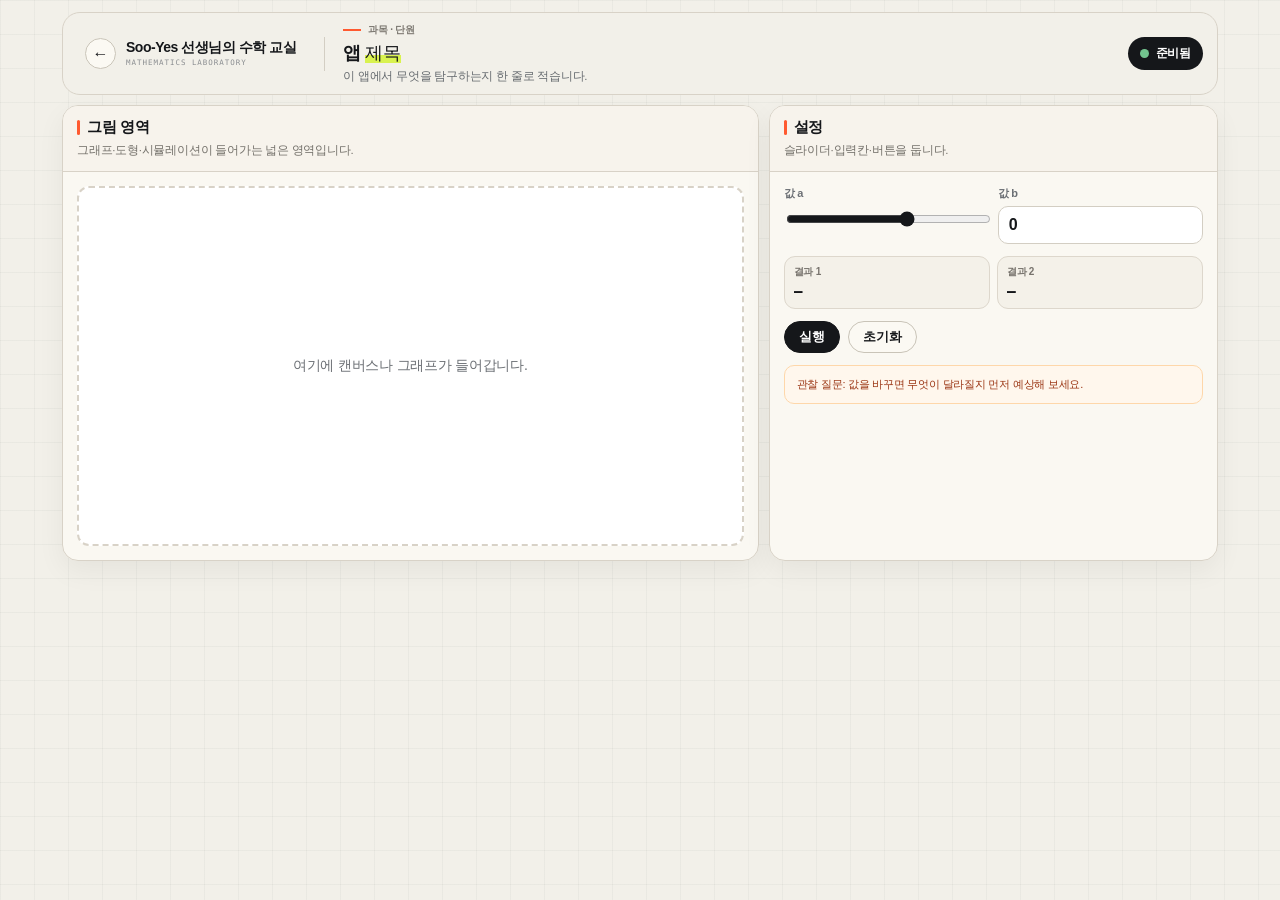
<file: app-template/index.html>
<!DOCTYPE html>
<html lang="ko">
<head>
<meta charset="UTF-8">
<meta name="viewport" content="width=device-width, initial-scale=1">
<title>앱 제목</title>
<!--
  ============================================================
  새 앱 기본 틀
  1) 이 폴더(app-template)를 복사해 영어 폴더 이름으로 바꿉니다. 예) probability
  2) 아래 "앱 제목", 상단 문구, "도구 전용" 영역만 바꿉니다.
  3) site-config.js의 TOOLS에 등록하면 홈페이지에 카드가 생깁니다.
  ※ Claude에게 맡길 때는 '연수가이드/02_프롬프트모음.md'의 [프롬프트 B]를 쓰세요.
  ============================================================
-->
<style>
  /* ===== 내 수학 실험실 공통 테마 =====
     이 :root 블록과 아래 "공통 셸" 영역은 모든 도구가 동일하게 유지합니다.
     도구별 CSS는 파일 아래쪽 "도구 전용" 영역에만 추가하세요. */
  :root{
    --bg:#f2f0e9;
    --panel:#fbf9f3;
    --panel-2:#f4f1e9;
    --line:#d8d2c7;
    --border-soft:#eee9df;
    --text:#15171a;
    --muted:#6b6f74;
    --faint:#9a958a;
    --accent:#ff5a30;
    --accent-weak:rgba(255,90,48,.14);
    --lime:#d9f24f;
    --shadow:0 10px 28px rgba(21,23,26,.055);
    --radius:16px;
  }
  *{box-sizing:border-box}
  html,body{margin:0}
  body{
    background:
      linear-gradient(rgba(21,23,26,.035) 1px, transparent 1px),
      linear-gradient(90deg, rgba(21,23,26,.035) 1px, transparent 1px),
      var(--bg);
    background-size:34px 34px;
    color:var(--text);
    font-family:Pretendard,"Apple SD Gothic Neo","Noto Sans KR",-apple-system,BlinkMacSystemFont,sans-serif;
    letter-spacing:-.015em;
    min-height:100vh;
    -webkit-font-smoothing:antialiased;
  }
  button,input,select{font:inherit;color:inherit}
  .num{font-family:ui-monospace,SFMono-Regular,Consolas,monospace;font-variant-numeric:tabular-nums;letter-spacing:-.01em}

  .app{width:100%;max-width:1180px;margin:0 auto;padding:12px;display:flex;flex-direction:column;gap:10px}

  /* ---- 공통 셸: 상단바 ---- */
  .topbar{
    min-height:72px;
    display:flex;
    gap:14px;
    justify-content:space-between;
    align-items:center;
    padding:10px 14px;
    background:rgba(242,240,233,.90);
    border:1px solid var(--line);
    border-radius:18px;
    backdrop-filter:blur(14px);
  }
  .brand-area{display:flex;align-items:center;gap:18px;min-width:0}
  .home-link{
    display:flex;align-items:center;gap:10px;flex:none;
    color:var(--text);text-decoration:none;
    padding:7px 10px 7px 8px;border-radius:12px;
    transition:background .18s ease;
  }
  .home-link:hover{background:#e7e3d9}
  .home-arrow{
    width:31px;height:31px;border:1px solid #c9c4b8;border-radius:50%;
    display:grid;place-items:center;font-size:16px;line-height:1;background:#fbf9f3;
  }
  .brand-copy{display:block;line-height:1.15}
  .brand-copy strong{display:block;font-size:14px;font-weight:800;letter-spacing:-.035em}
  .brand-copy small{
    display:block;margin-top:4px;color:#8a8d90;
    font-family:ui-monospace,SFMono-Regular,Consolas,monospace;
    font-size:7.5px;letter-spacing:.13em;white-space:nowrap;
  }
  .top-divider{width:1px;height:34px;background:#d3cec3;flex:none}
  .title-row{display:block;min-width:0}
  .eyebrow{
    display:flex;align-items:center;gap:7px;margin-bottom:4px;
    color:#7b7770;font-size:10px;font-weight:750;white-space:nowrap;
  }
  .eyebrow span{display:block;width:18px;height:2px;background:var(--accent)}
  h1{
    font-size:clamp(18px,1.25vw,24px);
    margin:0;
    font-weight:800;letter-spacing:-.04em;white-space:nowrap;
  }
  h1 em{
    font-style:normal;font-weight:500;
    background:linear-gradient(transparent 60%,var(--lime) 0);
    padding:0 .04em;
  }
  .subtitle{margin:4px 0 0;color:#666b6f;font-size:11.5px}
  .badge{
    display:inline-flex;align-items:center;gap:7px;flex:none;
    background:#15171a;color:#fff;border:0;
    border-radius:999px;padding:8px 12px;font-weight:700;font-size:12px;white-space:nowrap;
  }
  .dot{width:9px;height:9px;border-radius:50%;background:#73c48f}

  /* ---- 공통 셸: 패널 ----
     기본은 "넓은 그림 영역 + 좁은 설정 영역" 2단입니다.
     패널 수가 다르면 grid-template-columns만 바꾸고, 좁은 화면에서 1단으로
     떨어지는 @media (max-width:900px) 규칙은 남겨 두세요. */
  .workspace{display:grid;grid-template-columns:minmax(0,1.55fr) minmax(300px,1fr);gap:10px}
  .panel{
    min-width:0;
    display:flex;flex-direction:column;
    background:rgba(251,249,243,.96);
    border:1px solid var(--line);
    border-radius:var(--radius);
    box-shadow:var(--shadow);
    overflow:hidden;
  }
  .panel-head{
    flex:0 0 auto;
    padding:12px 14px;
    border-bottom:1px solid var(--line);
    background:rgba(247,244,236,.92);
  }
  .panel-title{
    font-size:15px;font-weight:800;letter-spacing:-.025em;
    position:relative;padding-left:10px;
  }
  .panel-title::before{
    content:"";position:absolute;left:0;top:.15em;bottom:.15em;
    width:3px;border-radius:3px;background:var(--accent);
  }
  .panel-desc{color:#74716b;font-size:11.5px;margin-top:5px;line-height:1.45}
  .panel-body{flex:1;min-height:0;padding:14px}

  /* ---- 공통 셸: 버튼 ---- */
  .btn{
    border:1px solid #c9c4b8;background:#fbf9f3;color:#15171a;
    border-radius:999px;font-weight:700;font-size:12.5px;
    padding:9px 14px;cursor:pointer;line-height:1;
    transition:background .15s ease,border-color .15s ease,transform .15s ease;
  }
  .btn:hover:not(:disabled){transform:translateY(-1px);border-color:#15171a;background:#f2efe6}
  .btn:disabled{opacity:.4;cursor:not-allowed;transform:none}
  .btn.primary{background:#15171a;color:#fff;border-color:#15171a}
  .btn.primary:hover:not(:disabled){background:#2b2e31}
  .btn.danger{color:#a73b2c}
  .btn.icon-btn{width:38px;height:38px;padding:0;border-radius:10px;font-size:18px;display:grid;place-items:center}

  /* ---- 공통 셸: 그림 영역 (캔버스·SVG) ---- */
  .chart-wrap{background:#fff;border:1px solid #e3ded4;border-radius:12px;overflow:hidden;position:relative}
  .chart-wrap canvas,.chart-wrap svg{display:block;width:100%;height:100%}

  /* ---- 공통 셸: 입력·지표·안내 (쓰지 않는 것은 지우세요) ---- */
  .controls{display:grid;grid-template-columns:repeat(2,minmax(0,1fr));gap:9px}
  .control{display:flex;flex-direction:column;gap:5px}
  .control label{font-size:11px;color:var(--muted);font-weight:800}
  .control input{
    width:100%;padding:9px 10px;font-weight:700;
    border:1px solid #d3cec3;background:#fff;color:var(--text);border-radius:10px;
  }
  .control input:focus{outline:3px solid rgba(217,242,79,.42);border-color:#9aa64b}
  .control input[type="range"]{
    padding:0;height:22px;border:0;border-radius:0;background:transparent;
    accent-color:#15171a;cursor:pointer;
  }
  .checkbox-control{
    justify-content:center;min-height:58px;padding:8px 10px;
    border:1px solid var(--line);background:var(--panel-2);border-radius:12px;
  }
  .checkbox-control label{display:flex;align-items:center;gap:8px;color:var(--text);cursor:pointer;font-size:11px}
  .checkbox-control input{width:17px;height:17px;padding:0;accent-color:#15171a;cursor:pointer}

  .metrics{display:grid;grid-template-columns:repeat(2,minmax(0,1fr));gap:7px}
  .metric{background:var(--panel-2);border:1px solid #ddd7cc;border-radius:11px;padding:8px 9px;min-width:0}
  .metric .label{color:#77736d;font-size:10px;font-weight:800;margin-bottom:3px}
  .metric .value{
    font-size:15px;font-weight:850;color:var(--text);
    font-variant-numeric:tabular-nums;
    overflow:hidden;text-overflow:ellipsis;white-space:nowrap;
  }

  .formula{
    background:#15171a;color:#f6f2e9;border:1px solid #15171a;border-radius:12px;
    padding:9px 10px;line-height:1.55;font-size:12px;
    font-family:ui-monospace,SFMono-Regular,Consolas,monospace;overflow:auto;
  }
  .note{
    padding:10px 12px;border-radius:10px;
    background:#fff7ed;border:1px solid #fed7aa;color:#9a3412;
    font-size:11px;line-height:1.5;
  }
  .note b{color:#7c2d12;font-weight:800}
  .status{min-height:19px;font-size:11px;line-height:1.4;font-weight:750;color:var(--muted)}
  .status.ok{color:#32724f}
  .status.error{color:#b44634}

  .legend{display:flex;flex-wrap:wrap;gap:6px 12px;align-items:center}
  .legend-item{display:flex;align-items:center;gap:6px;font-size:11px;color:var(--muted)}
  .legend-item i{width:11px;height:11px;border-radius:3px;flex:none}

  /* ---- 공통 셸: 반응형 (이 3개 블록은 그대로 유지) ----
     주의: .topbar에 align-items:stretch를 쓰면 알약 모양 .badge가
     줄바꿈된 제목 높이만큼 세로로 늘어나 거대한 원처럼 깨집니다. */
  @media (max-width:1080px){
    .brand-copy small{display:none}
    .brand-copy strong{font-size:13px}
    .top-divider{height:28px}
  }
  @media (max-width:900px){
    .workspace{grid-template-columns:1fr}
  }
  @media (max-width:820px){
    .topbar{align-items:flex-start}
    .brand-area{align-items:flex-start}
    .home-link{padding-left:2px}
    .top-divider{display:none}
    .brand-copy{display:none}
    .title-row{display:block}
    h1{white-space:normal}
    .eyebrow{white-space:normal}
    .badge{display:none}
  }
  @media (max-width:520px){
    .app{padding:7px}
    .topbar{border-radius:14px;padding:9px 10px}
    .home-arrow{width:34px;height:34px}
    h1{font-size:20px;line-height:1.25}
    .subtitle{font-size:11px;white-space:normal}
    .panel{border-radius:14px}
    .panel-head{padding:12px}
    .btn{min-height:40px}
    .controls{grid-template-columns:1fr}
  }


  /* ===== 도구 전용 CSS는 여기부터 ===== */
  .placeholder-box{
    min-height:360px;display:grid;place-items:center;text-align:center;
    color:var(--muted);font-size:14px;line-height:1.8;
    border:2px dashed var(--line);border-radius:12px;background:#fff;
  }
</style>
</head>
<body>
<div class="app">
  <div class="topbar">
    <div class="brand-area">
      <!-- 홈으로 돌아가는 링크: ../#tools 를 바꾸지 마세요 -->
      <a class="home-link" href="../#tools" aria-label="메인으로">
        <span class="home-arrow">←</span>
        <span class="brand-copy">
          <strong data-site="name">내 수학 실험실</strong>
          <small data-site="englishName">MATHEMATICS LABORATORY</small>
        </span>
      </a>
      <span class="top-divider" aria-hidden="true"></span>
      <div class="title-row">
        <div class="eyebrow"><span></span>과목 · 단원</div>
        <h1>앱 <em>제목</em></h1>
        <p class="subtitle">이 앱에서 무엇을 탐구하는지 한 줄로 적습니다.</p>
      </div>
    </div>
    <div class="badge"><span class="dot"></span><span id="stateBadge">준비됨</span></div>
  </div>

  <div class="workspace">
    <section class="panel">
      <div class="panel-head">
        <div class="panel-title">그림 영역</div>
        <div class="panel-desc">그래프·도형·시뮬레이션이 들어가는 넓은 영역입니다.</div>
      </div>
      <div class="panel-body">
        <div class="placeholder-box">여기에 캔버스나 그래프가 들어갑니다.</div>
      </div>
    </section>

    <section class="panel">
      <div class="panel-head">
        <div class="panel-title">설정</div>
        <div class="panel-desc">슬라이더·입력칸·버튼을 둡니다.</div>
      </div>
      <div class="panel-body" style="display:flex;flex-direction:column;gap:12px">
        <div class="controls">
          <div class="control">
            <label for="valueA">값 a</label>
            <input id="valueA" type="range" min="-5" max="5" step="0.5" value="1">
          </div>
          <div class="control">
            <label for="valueB">값 b</label>
            <input id="valueB" type="number" value="0">
          </div>
        </div>
        <div class="metrics">
          <div class="metric"><div class="label">결과 1</div><div class="value num">—</div></div>
          <div class="metric"><div class="label">결과 2</div><div class="value num">—</div></div>
        </div>
        <div style="display:flex;gap:8px;flex-wrap:wrap">
          <button class="btn primary" type="button">실행</button>
          <button class="btn" type="button">초기화</button>
        </div>
        <div class="note">관찰 질문: 값을 바꾸면 무엇이 달라질지 먼저 예상해 보세요.</div>
      </div>
    </section>
  </div>
</div>

<!-- 홈페이지 이름을 site-config.js에서 가져와 상단에 표시합니다 -->
<script src="../site-config.js"></script>
<script>
  if (typeof SITE !== "undefined") {
    document.querySelectorAll("[data-site]").forEach(el => {
      if (SITE[el.dataset.site]) el.textContent = SITE[el.dataset.site];
    });
  }
</script>
<script>
  // ===== 도구 전용 JavaScript는 여기부터 =====
</script>
</body>
</html>
</file>
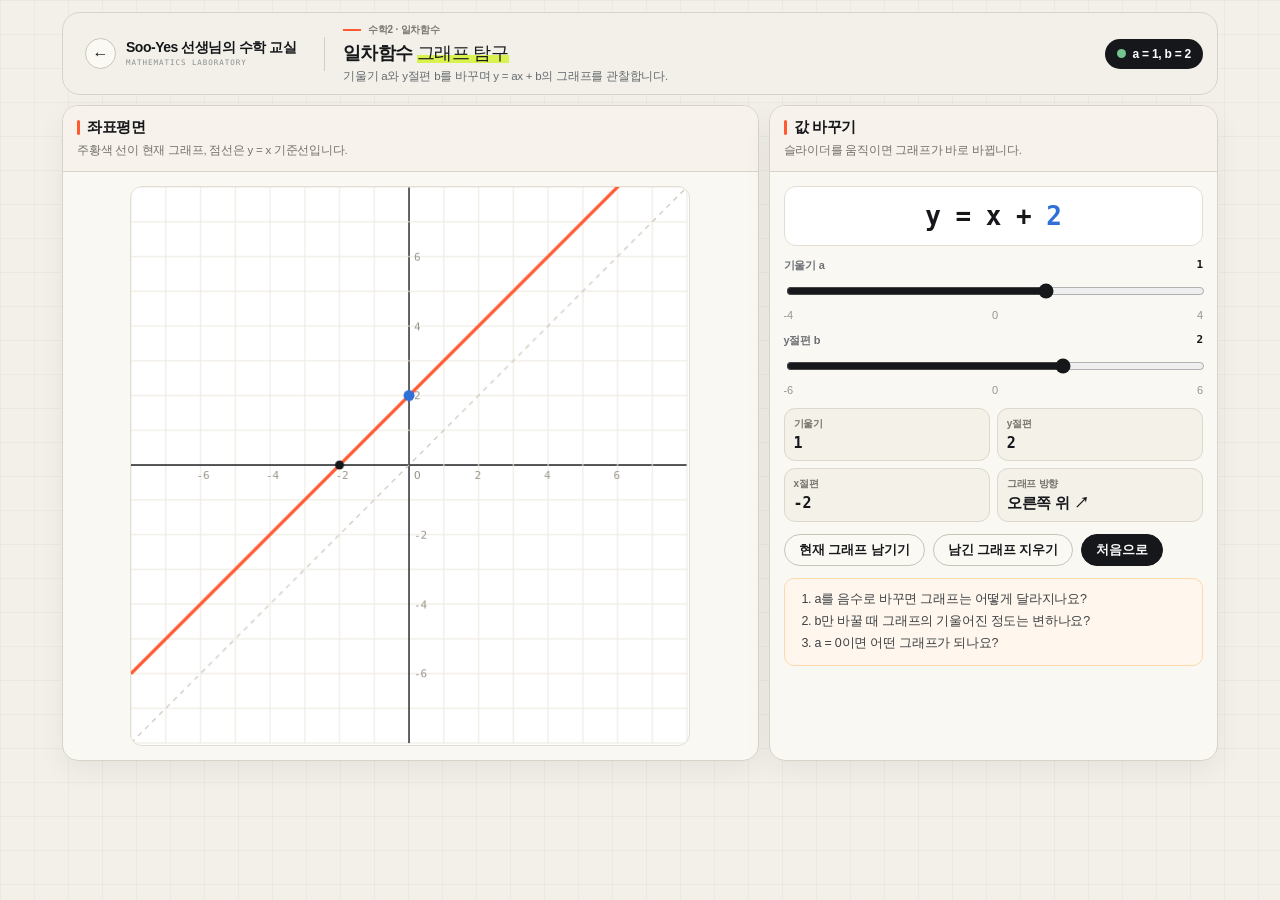
<file: linear-function/index.html>
<!DOCTYPE html>
<html lang="ko">
<head>
<meta charset="UTF-8">
<meta name="viewport" content="width=device-width, initial-scale=1">
<title>일차함수 그래프 탐구</title>
<style>
  /* ===== 내 수학 실험실 공통 테마 =====
     이 :root 블록과 아래 "공통 셸" 영역은 모든 도구가 동일하게 유지합니다.
     도구별 CSS는 파일 아래쪽 "도구 전용" 영역에만 추가하세요. */
  :root{
    --bg:#f2f0e9;
    --panel:#fbf9f3;
    --panel-2:#f4f1e9;
    --line:#d8d2c7;
    --border-soft:#eee9df;
    --text:#15171a;
    --muted:#6b6f74;
    --faint:#9a958a;
    --accent:#ff5a30;
    --accent-weak:rgba(255,90,48,.14);
    --lime:#d9f24f;
    --shadow:0 10px 28px rgba(21,23,26,.055);
    --radius:16px;
  }
  *{box-sizing:border-box}
  html,body{margin:0}
  body{
    background:
      linear-gradient(rgba(21,23,26,.035) 1px, transparent 1px),
      linear-gradient(90deg, rgba(21,23,26,.035) 1px, transparent 1px),
      var(--bg);
    background-size:34px 34px;
    color:var(--text);
    font-family:Pretendard,"Apple SD Gothic Neo","Noto Sans KR",-apple-system,BlinkMacSystemFont,sans-serif;
    letter-spacing:-.015em;
    min-height:100vh;
    -webkit-font-smoothing:antialiased;
  }
  button,input,select{font:inherit;color:inherit}
  .num{font-family:ui-monospace,SFMono-Regular,Consolas,monospace;font-variant-numeric:tabular-nums;letter-spacing:-.01em}

  .app{width:100%;max-width:1180px;margin:0 auto;padding:12px;display:flex;flex-direction:column;gap:10px}

  /* ---- 공통 셸: 상단바 ---- */
  .topbar{
    min-height:72px;
    display:flex;
    gap:14px;
    justify-content:space-between;
    align-items:center;
    padding:10px 14px;
    background:rgba(242,240,233,.90);
    border:1px solid var(--line);
    border-radius:18px;
    backdrop-filter:blur(14px);
  }
  .brand-area{display:flex;align-items:center;gap:18px;min-width:0}
  .home-link{
    display:flex;align-items:center;gap:10px;flex:none;
    color:var(--text);text-decoration:none;
    padding:7px 10px 7px 8px;border-radius:12px;
    transition:background .18s ease;
  }
  .home-link:hover{background:#e7e3d9}
  .home-arrow{
    width:31px;height:31px;border:1px solid #c9c4b8;border-radius:50%;
    display:grid;place-items:center;font-size:16px;line-height:1;background:#fbf9f3;
  }
  .brand-copy{display:block;line-height:1.15}
  .brand-copy strong{display:block;font-size:14px;font-weight:800;letter-spacing:-.035em}
  .brand-copy small{
    display:block;margin-top:4px;color:#8a8d90;
    font-family:ui-monospace,SFMono-Regular,Consolas,monospace;
    font-size:7.5px;letter-spacing:.13em;white-space:nowrap;
  }
  .top-divider{width:1px;height:34px;background:#d3cec3;flex:none}
  .title-row{display:block;min-width:0}
  .eyebrow{
    display:flex;align-items:center;gap:7px;margin-bottom:4px;
    color:#7b7770;font-size:10px;font-weight:750;white-space:nowrap;
  }
  .eyebrow span{display:block;width:18px;height:2px;background:var(--accent)}
  h1{
    font-size:clamp(18px,1.25vw,24px);
    margin:0;
    font-weight:800;letter-spacing:-.04em;white-space:nowrap;
  }
  h1 em{
    font-style:normal;font-weight:500;
    background:linear-gradient(transparent 60%,var(--lime) 0);
    padding:0 .04em;
  }
  .subtitle{margin:4px 0 0;color:#666b6f;font-size:11.5px}
  .badge{
    display:inline-flex;align-items:center;gap:7px;flex:none;
    background:#15171a;color:#fff;border:0;
    border-radius:999px;padding:8px 12px;font-weight:700;font-size:12px;white-space:nowrap;
  }
  .dot{width:9px;height:9px;border-radius:50%;background:#73c48f}

  /* ---- 공통 셸: 패널 ----
     기본은 "넓은 그림 영역 + 좁은 설정 영역" 2단입니다.
     패널 수가 다르면 grid-template-columns만 바꾸고, 좁은 화면에서 1단으로
     떨어지는 @media (max-width:900px) 규칙은 남겨 두세요. */
  .workspace{display:grid;grid-template-columns:minmax(0,1.55fr) minmax(300px,1fr);gap:10px}
  .panel{
    min-width:0;
    display:flex;flex-direction:column;
    background:rgba(251,249,243,.96);
    border:1px solid var(--line);
    border-radius:var(--radius);
    box-shadow:var(--shadow);
    overflow:hidden;
  }
  .panel-head{
    flex:0 0 auto;
    padding:12px 14px;
    border-bottom:1px solid var(--line);
    background:rgba(247,244,236,.92);
  }
  .panel-title{
    font-size:15px;font-weight:800;letter-spacing:-.025em;
    position:relative;padding-left:10px;
  }
  .panel-title::before{
    content:"";position:absolute;left:0;top:.15em;bottom:.15em;
    width:3px;border-radius:3px;background:var(--accent);
  }
  .panel-desc{color:#74716b;font-size:11.5px;margin-top:5px;line-height:1.45}
  .panel-body{flex:1;min-height:0;padding:14px}

  /* ---- 공통 셸: 버튼 ---- */
  .btn{
    border:1px solid #c9c4b8;background:#fbf9f3;color:#15171a;
    border-radius:999px;font-weight:700;font-size:12.5px;
    padding:9px 14px;cursor:pointer;line-height:1;
    transition:background .15s ease,border-color .15s ease,transform .15s ease;
  }
  .btn:hover:not(:disabled){transform:translateY(-1px);border-color:#15171a;background:#f2efe6}
  .btn:disabled{opacity:.4;cursor:not-allowed;transform:none}
  .btn.primary{background:#15171a;color:#fff;border-color:#15171a}
  .btn.primary:hover:not(:disabled){background:#2b2e31}
  .btn.danger{color:#a73b2c}
  .btn.icon-btn{width:38px;height:38px;padding:0;border-radius:10px;font-size:18px;display:grid;place-items:center}

  /* ---- 공통 셸: 그림 영역 (캔버스·SVG) ---- */
  .chart-wrap{background:#fff;border:1px solid #e3ded4;border-radius:12px;overflow:hidden;position:relative}
  .chart-wrap canvas,.chart-wrap svg{display:block;width:100%;height:100%}

  /* ---- 공통 셸: 입력·지표·안내 (쓰지 않는 것은 지우세요) ---- */
  .controls{display:grid;grid-template-columns:repeat(2,minmax(0,1fr));gap:9px}
  .control{display:flex;flex-direction:column;gap:5px}
  .control label{font-size:11px;color:var(--muted);font-weight:800}
  .control input{
    width:100%;padding:9px 10px;font-weight:700;
    border:1px solid #d3cec3;background:#fff;color:var(--text);border-radius:10px;
  }
  .control input:focus{outline:3px solid rgba(217,242,79,.42);border-color:#9aa64b}
  .control input[type="range"]{
    padding:0;height:22px;border:0;border-radius:0;background:transparent;
    accent-color:#15171a;cursor:pointer;
  }
  .checkbox-control{
    justify-content:center;min-height:58px;padding:8px 10px;
    border:1px solid var(--line);background:var(--panel-2);border-radius:12px;
  }
  .checkbox-control label{display:flex;align-items:center;gap:8px;color:var(--text);cursor:pointer;font-size:11px}
  .checkbox-control input{width:17px;height:17px;padding:0;accent-color:#15171a;cursor:pointer}

  .metrics{display:grid;grid-template-columns:repeat(2,minmax(0,1fr));gap:7px}
  .metric{background:var(--panel-2);border:1px solid #ddd7cc;border-radius:11px;padding:8px 9px;min-width:0}
  .metric .label{color:#77736d;font-size:10px;font-weight:800;margin-bottom:3px}
  .metric .value{
    font-size:15px;font-weight:850;color:var(--text);
    font-variant-numeric:tabular-nums;
    overflow:hidden;text-overflow:ellipsis;white-space:nowrap;
  }

  .formula{
    background:#15171a;color:#f6f2e9;border:1px solid #15171a;border-radius:12px;
    padding:9px 10px;line-height:1.55;font-size:12px;
    font-family:ui-monospace,SFMono-Regular,Consolas,monospace;overflow:auto;
  }
  .note{
    padding:10px 12px;border-radius:10px;
    background:#fff7ed;border:1px solid #fed7aa;color:#9a3412;
    font-size:11px;line-height:1.5;
  }
  .note b{color:#7c2d12;font-weight:800}
  .status{min-height:19px;font-size:11px;line-height:1.4;font-weight:750;color:var(--muted)}
  .status.ok{color:#32724f}
  .status.error{color:#b44634}

  .legend{display:flex;flex-wrap:wrap;gap:6px 12px;align-items:center}
  .legend-item{display:flex;align-items:center;gap:6px;font-size:11px;color:var(--muted)}
  .legend-item i{width:11px;height:11px;border-radius:3px;flex:none}

  /* ---- 공통 셸: 반응형 (이 3개 블록은 그대로 유지) ----
     주의: .topbar에 align-items:stretch를 쓰면 알약 모양 .badge가
     줄바꿈된 제목 높이만큼 세로로 늘어나 거대한 원처럼 깨집니다. */
  @media (max-width:1080px){
    .brand-copy small{display:none}
    .brand-copy strong{font-size:13px}
    .top-divider{height:28px}
  }
  @media (max-width:900px){
    .workspace{grid-template-columns:1fr}
  }
  @media (max-width:820px){
    .topbar{align-items:flex-start}
    .brand-area{align-items:flex-start}
    .home-link{padding-left:2px}
    .top-divider{display:none}
    .brand-copy{display:none}
    .title-row{display:block}
    h1{white-space:normal}
    .eyebrow{white-space:normal}
    .badge{display:none}
  }
  @media (max-width:520px){
    .app{padding:7px}
    .topbar{border-radius:14px;padding:9px 10px}
    .home-arrow{width:34px;height:34px}
    h1{font-size:20px;line-height:1.25}
    .subtitle{font-size:11px;white-space:normal}
    .panel{border-radius:14px}
    .panel-head{padding:12px}
    .btn{min-height:40px}
    .controls{grid-template-columns:1fr}
  }


  /* ===== 도구 전용 CSS는 여기부터 ===== */
  .chart-wrap{aspect-ratio:1/1;width:100%;max-width:min(560px,calc(100vh - 160px));margin:0 auto}
  .eq{font-size:26px;font-weight:850;letter-spacing:-.02em;text-align:center;padding:14px 8px;
       background:#fff;border:1px solid #e3ded4;border-radius:12px}
  .eq .a{color:var(--accent)} .eq .b{color:#2f6fd6}
  .range-row{display:flex;justify-content:space-between;font-size:11px;color:var(--faint)}
  .control .val{float:right;color:var(--text)}
  .questions{margin:0;padding-left:18px;font-size:12.5px;line-height:1.75;color:#3d4044}
</style>
</head>
<body>
<div class="app">
  <div class="topbar">
    <div class="brand-area">
      <!-- 홈으로 돌아가는 링크: ../#tools 를 바꾸지 마세요 -->
      <a class="home-link" href="../#tools" aria-label="메인으로">
        <span class="home-arrow">←</span>
        <span class="brand-copy">
          <strong data-site="name">내 수학 실험실</strong>
          <small data-site="englishName">MATHEMATICS LABORATORY</small>
        </span>
      </a>
      <span class="top-divider" aria-hidden="true"></span>
      <div class="title-row">
        <div class="eyebrow"><span></span>수학2 · 일차함수</div>
        <h1>일차함수 <em>그래프 탐구</em></h1>
        <p class="subtitle">기울기 a와 y절편 b를 바꾸며 y = ax + b의 그래프를 관찰합니다.</p>
      </div>
    </div>
    <div class="badge"><span class="dot"></span><span id="stateBadge">준비됨</span></div>
  </div>

  <div class="workspace">
    <section class="panel">
      <div class="panel-head">
        <div class="panel-title">좌표평면</div>
        <div class="panel-desc">주황색 선이 현재 그래프, 점선은 y = x 기준선입니다.</div>
      </div>
      <div class="panel-body">
        <div class="chart-wrap"><canvas id="plot"></canvas></div>
      </div>
    </section>

    <section class="panel">
      <div class="panel-head">
        <div class="panel-title">값 바꾸기</div>
        <div class="panel-desc">슬라이더를 움직이면 그래프가 바로 바뀝니다.</div>
      </div>
      <div class="panel-body" style="display:flex;flex-direction:column;gap:12px">
        <div class="eq num" id="eq"></div>
        <div class="control">
          <label for="a">기울기 a <span class="val num" id="aVal"></span></label>
          <input id="a" type="range" min="-4" max="4" step="0.25" value="1">
          <div class="range-row"><span>-4</span><span>0</span><span>4</span></div>
        </div>
        <div class="control">
          <label for="b">y절편 b <span class="val num" id="bVal"></span></label>
          <input id="b" type="range" min="-6" max="6" step="0.5" value="2">
          <div class="range-row"><span>-6</span><span>0</span><span>6</span></div>
        </div>
        <div class="metrics">
          <div class="metric"><div class="label">기울기</div><div class="value num" id="mSlope"></div></div>
          <div class="metric"><div class="label">y절편</div><div class="value num" id="mY"></div></div>
          <div class="metric"><div class="label">x절편</div><div class="value num" id="mX"></div></div>
          <div class="metric"><div class="label">그래프 방향</div><div class="value" id="mDir"></div></div>
        </div>
        <div style="display:flex;gap:8px;flex-wrap:wrap">
          <button class="btn" type="button" id="trace">현재 그래프 남기기</button>
          <button class="btn" type="button" id="clear">남긴 그래프 지우기</button>
          <button class="btn primary" type="button" id="reset">처음으로</button>
        </div>
        <div class="note">
          <ol class="questions">
            <li>a를 음수로 바꾸면 그래프는 어떻게 달라지나요?</li>
            <li>b만 바꿀 때 그래프의 기울어진 정도는 변하나요?</li>
            <li>a = 0이면 어떤 그래프가 되나요?</li>
          </ol>
        </div>
      </div>
    </section>
  </div>
</div>

<!-- 홈페이지 이름을 site-config.js에서 가져와 상단에 표시합니다 -->
<script src="../site-config.js"></script>
<script>
  if (typeof SITE !== "undefined") {
    document.querySelectorAll("[data-site]").forEach(el => {
      if (SITE[el.dataset.site]) el.textContent = SITE[el.dataset.site];
    });
  }
</script>
<script>
  // ===== 도구 전용 JavaScript는 여기부터 =====
  const canvas = document.getElementById("plot");
  const ctx = canvas.getContext("2d");
  const aIn = document.getElementById("a"), bIn = document.getElementById("b");
  const R = 8;                 // 좌표 범위 -8 ~ 8
  let traces = [];

  const fmt = v => {
    const r = Math.round(v * 100) / 100;
    return (Object.is(r, -0) ? 0 : r).toString();
  };

  function resize() {
    const box = canvas.parentElement.getBoundingClientRect();
    const dpr = window.devicePixelRatio || 1;
    canvas.width = box.width * dpr; canvas.height = box.height * dpr;
    ctx.setTransform(dpr, 0, 0, dpr, 0, 0);
    draw();
  }

  function draw() {
    const W = canvas.clientWidth, H = canvas.clientHeight;
    const sx = x => (x + R) / (2 * R) * W;
    const sy = y => H - (y + R) / (2 * R) * H;
    const a = +aIn.value, b = +bIn.value;
    ctx.clearRect(0, 0, W, H);

    // 격자
    ctx.lineWidth = 1;
    for (let i = -R; i <= R; i++) {
      ctx.strokeStyle = i === 0 ? "#15171a" : "#ece8df";
      ctx.lineWidth = i === 0 ? 1.4 : 1;
      ctx.beginPath(); ctx.moveTo(sx(i), 0); ctx.lineTo(sx(i), H); ctx.stroke();
      ctx.beginPath(); ctx.moveTo(0, sy(i)); ctx.lineTo(W, sy(i)); ctx.stroke();
    }
    ctx.fillStyle = "#9a958a"; ctx.font = "11px ui-monospace, monospace";
    for (let i = -R + 2; i < R; i += 2) {
      if (i === 0) continue;
      ctx.fillText(i, sx(i) - 4, sy(0) + 14);
      ctx.fillText(i, sx(0) + 5, sy(i) + 4);
    }
    ctx.fillText("O", sx(0) + 5, sy(0) + 14);

    const line = (m, c, color, width, dash) => {
      ctx.save(); ctx.strokeStyle = color; ctx.lineWidth = width; ctx.setLineDash(dash || []);
      ctx.beginPath(); ctx.moveTo(sx(-R), sy(m * -R + c)); ctx.lineTo(sx(R), sy(m * R + c)); ctx.stroke();
      ctx.restore();
    };
    line(1, 0, "#c9c4b8", 1.2, [5, 5]);
    traces.forEach(t => line(t.a, t.b, "rgba(47,111,214,.45)", 2));
    line(a, b, "#ff5a30", 3.2);

    // y절편 점
    ctx.fillStyle = "#2f6fd6";
    ctx.beginPath(); ctx.arc(sx(0), sy(b), 5.5, 0, Math.PI * 2); ctx.fill();
    if (a !== 0) {
      ctx.fillStyle = "#15171a";
      ctx.beginPath(); ctx.arc(sx(-b / a), sy(0), 4.5, 0, Math.PI * 2); ctx.fill();
    }
    update(a, b);
  }

  function update(a, b) {
    const aTxt = a === 1 ? "" : a === -1 ? "-" : fmt(a);
    let rhs = a === 0 ? "" : `<span class="a">${aTxt}</span>x`;
    if (b !== 0 || a === 0) rhs += (b < 0 ? " − " : (a === 0 ? "" : " + ")) + `<span class="b">${fmt(Math.abs(b))}</span>`;
    if (a === 0 && b < 0) rhs = `<span class="b">-${fmt(Math.abs(b))}</span>`;
    document.getElementById("eq").innerHTML = "y = " + rhs;
    document.getElementById("aVal").textContent = fmt(a);
    document.getElementById("bVal").textContent = fmt(b);
    document.getElementById("mSlope").textContent = fmt(a);
    document.getElementById("mY").textContent = fmt(b);
    document.getElementById("mX").textContent = a === 0 ? (b === 0 ? "모든 x" : "없음") : fmt(-b / a);
    document.getElementById("mDir").textContent = a > 0 ? "오른쪽 위 ↗" : a < 0 ? "오른쪽 아래 ↘" : "수평 →";
    document.getElementById("stateBadge").textContent = `a = ${fmt(a)}, b = ${fmt(b)}`;
  }

  aIn.addEventListener("input", draw);
  bIn.addEventListener("input", draw);
  document.getElementById("trace").addEventListener("click", () => { traces.push({ a: +aIn.value, b: +bIn.value }); draw(); });
  document.getElementById("clear").addEventListener("click", () => { traces = []; draw(); });
  document.getElementById("reset").addEventListener("click", () => { aIn.value = 1; bIn.value = 2; traces = []; draw(); });
  window.addEventListener("resize", resize);
  resize();
</script>
</body>
</html>
</file>
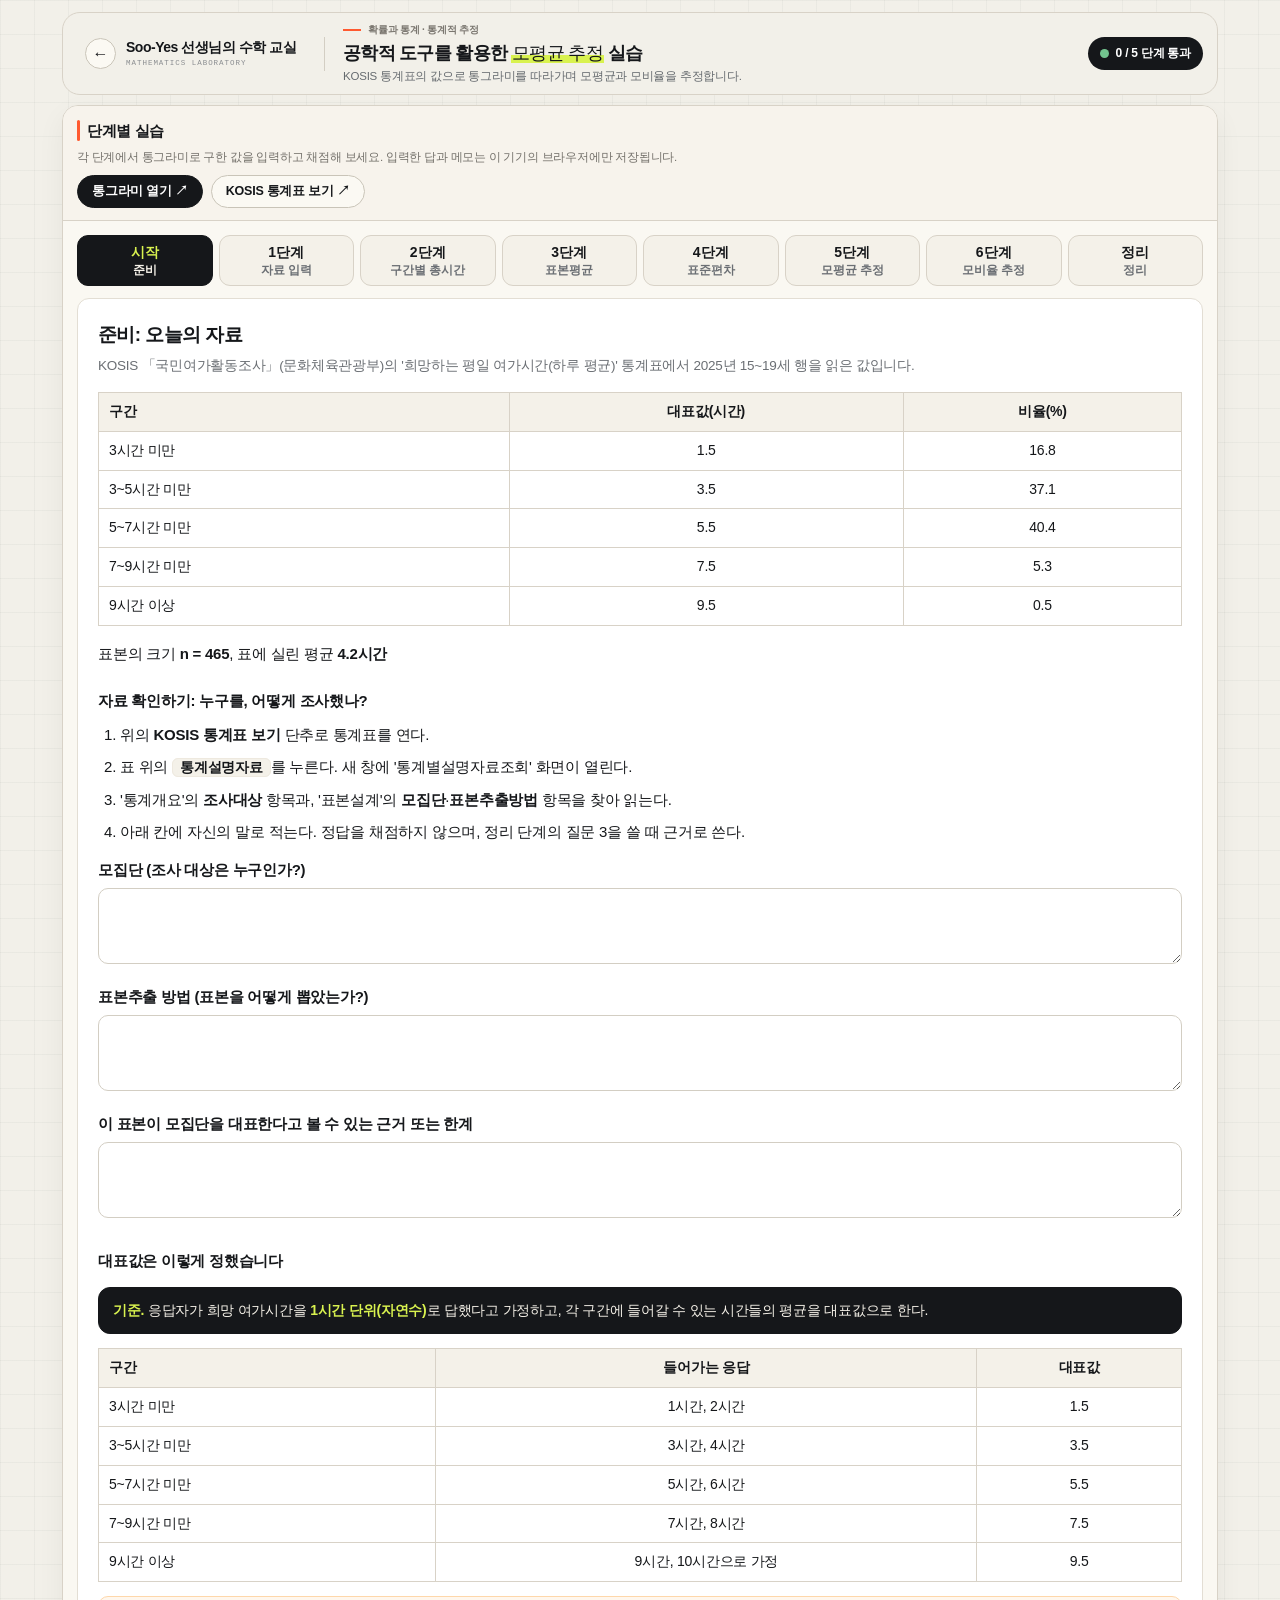
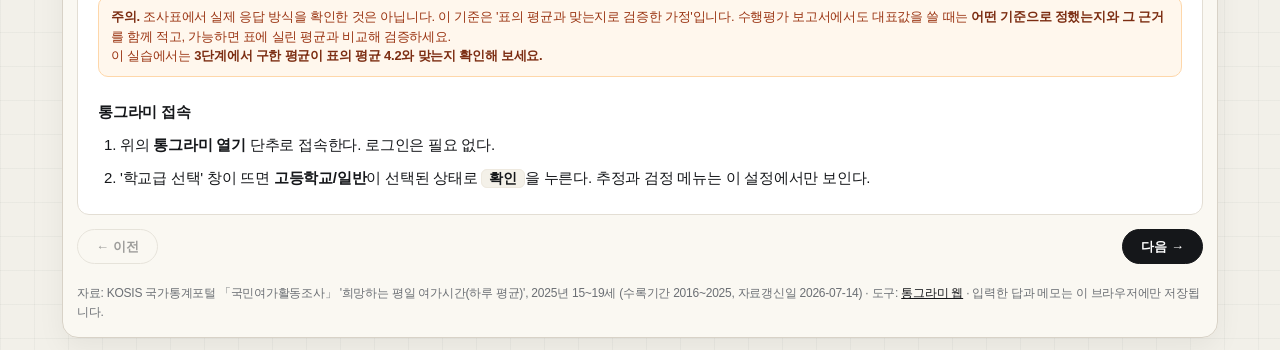
<file: mean-estimation/index.html>
<!DOCTYPE html>
<html lang="ko">
<head>
<meta charset="UTF-8">
<meta name="viewport" content="width=device-width, initial-scale=1">
<title>공학적 도구를 활용한 모평균 추정 실습</title>
<style>
  /* ===== 내 수학 실험실 공통 테마 =====
     이 :root 블록과 아래 "공통 셸" 영역은 모든 도구가 동일하게 유지합니다.
     도구별 CSS는 파일 아래쪽 "도구 전용" 영역에만 추가하세요. */
  :root{
    --bg:#f2f0e9;
    --panel:#fbf9f3;
    --panel-2:#f4f1e9;
    --line:#d8d2c7;
    --border-soft:#eee9df;
    --text:#15171a;
    --muted:#6b6f74;
    --faint:#9a958a;
    --accent:#ff5a30;
    --accent-weak:rgba(255,90,48,.14);
    --lime:#d9f24f;
    --shadow:0 10px 28px rgba(21,23,26,.055);
    --radius:16px;
  }
  *{box-sizing:border-box}
  html,body{margin:0}
  body{
    background:
      linear-gradient(rgba(21,23,26,.035) 1px, transparent 1px),
      linear-gradient(90deg, rgba(21,23,26,.035) 1px, transparent 1px),
      var(--bg);
    background-size:34px 34px;
    color:var(--text);
    font-family:Pretendard,"Apple SD Gothic Neo","Noto Sans KR",-apple-system,BlinkMacSystemFont,sans-serif;
    letter-spacing:-.015em;
    min-height:100vh;
    -webkit-font-smoothing:antialiased;
  }
  button,input,select{font:inherit;color:inherit}
  .num{font-family:ui-monospace,SFMono-Regular,Consolas,monospace;font-variant-numeric:tabular-nums;letter-spacing:-.01em}

  .app{width:100%;max-width:1180px;margin:0 auto;padding:12px;display:flex;flex-direction:column;gap:10px}

  /* ---- 공통 셸: 상단바 ---- */
  .topbar{
    min-height:72px;
    display:flex;
    gap:14px;
    justify-content:space-between;
    align-items:center;
    padding:10px 14px;
    background:rgba(242,240,233,.90);
    border:1px solid var(--line);
    border-radius:18px;
    backdrop-filter:blur(14px);
  }
  .brand-area{display:flex;align-items:center;gap:18px;min-width:0}
  .home-link{
    display:flex;align-items:center;gap:10px;flex:none;
    color:var(--text);text-decoration:none;
    padding:7px 10px 7px 8px;border-radius:12px;
    transition:background .18s ease;
  }
  .home-link:hover{background:#e7e3d9}
  .home-arrow{
    width:31px;height:31px;border:1px solid #c9c4b8;border-radius:50%;
    display:grid;place-items:center;font-size:16px;line-height:1;background:#fbf9f3;
  }
  .brand-copy{display:block;line-height:1.15}
  .brand-copy strong{display:block;font-size:14px;font-weight:800;letter-spacing:-.035em}
  .brand-copy small{
    display:block;margin-top:4px;color:#8a8d90;
    font-family:ui-monospace,SFMono-Regular,Consolas,monospace;
    font-size:7.5px;letter-spacing:.13em;white-space:nowrap;
  }
  .top-divider{width:1px;height:34px;background:#d3cec3;flex:none}
  .title-row{display:block;min-width:0}
  .eyebrow{
    display:flex;align-items:center;gap:7px;margin-bottom:4px;
    color:#7b7770;font-size:10px;font-weight:750;white-space:nowrap;
  }
  .eyebrow span{display:block;width:18px;height:2px;background:var(--accent)}
  h1{
    font-size:clamp(18px,1.25vw,24px);
    margin:0;
    font-weight:800;letter-spacing:-.04em;white-space:nowrap;
  }
  h1 em{
    font-style:normal;font-weight:500;
    background:linear-gradient(transparent 60%,var(--lime) 0);
    padding:0 .04em;
  }
  .subtitle{margin:4px 0 0;color:#666b6f;font-size:11.5px}
  .badge{
    display:inline-flex;align-items:center;gap:7px;flex:none;
    background:#15171a;color:#fff;border:0;
    border-radius:999px;padding:8px 12px;font-weight:700;font-size:12px;white-space:nowrap;
  }
  .dot{width:9px;height:9px;border-radius:50%;background:#73c48f}

  /* ---- 공통 셸: 패널 ----
     기본은 "넓은 그림 영역 + 좁은 설정 영역" 2단입니다.
     패널 수가 다르면 grid-template-columns만 바꾸고, 좁은 화면에서 1단으로
     떨어지는 @media (max-width:900px) 규칙은 남겨 두세요. */
  .workspace{display:grid;grid-template-columns:minmax(0,1.55fr) minmax(300px,1fr);gap:10px}
  .panel{
    min-width:0;
    display:flex;flex-direction:column;
    background:rgba(251,249,243,.96);
    border:1px solid var(--line);
    border-radius:var(--radius);
    box-shadow:var(--shadow);
    overflow:hidden;
  }
  .panel-head{
    flex:0 0 auto;
    padding:12px 14px;
    border-bottom:1px solid var(--line);
    background:rgba(247,244,236,.92);
  }
  .panel-title{
    font-size:15px;font-weight:800;letter-spacing:-.025em;
    position:relative;padding-left:10px;
  }
  .panel-title::before{
    content:"";position:absolute;left:0;top:.15em;bottom:.15em;
    width:3px;border-radius:3px;background:var(--accent);
  }
  .panel-desc{color:#74716b;font-size:11.5px;margin-top:5px;line-height:1.45}
  .panel-body{flex:1;min-height:0;padding:14px}

  /* ---- 공통 셸: 버튼 ---- */
  .btn{
    border:1px solid #c9c4b8;background:#fbf9f3;color:#15171a;
    border-radius:999px;font-weight:700;font-size:12.5px;
    padding:9px 14px;cursor:pointer;line-height:1;
    transition:background .15s ease,border-color .15s ease,transform .15s ease;
  }
  .btn:hover:not(:disabled){transform:translateY(-1px);border-color:#15171a;background:#f2efe6}
  .btn:disabled{opacity:.4;cursor:not-allowed;transform:none}
  .btn.primary{background:#15171a;color:#fff;border-color:#15171a}
  .btn.primary:hover:not(:disabled){background:#2b2e31}
  .btn.danger{color:#a73b2c}
  .btn.icon-btn{width:38px;height:38px;padding:0;border-radius:10px;font-size:18px;display:grid;place-items:center}

  /* ---- 공통 셸: 그림 영역 (캔버스·SVG) ---- */
  .chart-wrap{background:#fff;border:1px solid #e3ded4;border-radius:12px;overflow:hidden;position:relative}
  .chart-wrap canvas,.chart-wrap svg{display:block;width:100%;height:100%}

  /* ---- 공통 셸: 입력·지표·안내 (쓰지 않는 것은 지우세요) ---- */
  .controls{display:grid;grid-template-columns:repeat(2,minmax(0,1fr));gap:9px}
  .control{display:flex;flex-direction:column;gap:5px}
  .control label{font-size:11px;color:var(--muted);font-weight:800}
  .control input{
    width:100%;padding:9px 10px;font-weight:700;
    border:1px solid #d3cec3;background:#fff;color:var(--text);border-radius:10px;
  }
  .control input:focus{outline:3px solid rgba(217,242,79,.42);border-color:#9aa64b}
  .control input[type="range"]{
    padding:0;height:22px;border:0;border-radius:0;background:transparent;
    accent-color:#15171a;cursor:pointer;
  }
  .checkbox-control{
    justify-content:center;min-height:58px;padding:8px 10px;
    border:1px solid var(--line);background:var(--panel-2);border-radius:12px;
  }
  .checkbox-control label{display:flex;align-items:center;gap:8px;color:var(--text);cursor:pointer;font-size:11px}
  .checkbox-control input{width:17px;height:17px;padding:0;accent-color:#15171a;cursor:pointer}

  .metrics{display:grid;grid-template-columns:repeat(2,minmax(0,1fr));gap:7px}
  .metric{background:var(--panel-2);border:1px solid #ddd7cc;border-radius:11px;padding:8px 9px;min-width:0}
  .metric .label{color:#77736d;font-size:10px;font-weight:800;margin-bottom:3px}
  .metric .value{
    font-size:15px;font-weight:850;color:var(--text);
    font-variant-numeric:tabular-nums;
    overflow:hidden;text-overflow:ellipsis;white-space:nowrap;
  }

  .formula{
    background:#15171a;color:#f6f2e9;border:1px solid #15171a;border-radius:12px;
    padding:9px 10px;line-height:1.55;font-size:12px;
    font-family:ui-monospace,SFMono-Regular,Consolas,monospace;overflow:auto;
  }
  .note{
    padding:10px 12px;border-radius:10px;
    background:#fff7ed;border:1px solid #fed7aa;color:#9a3412;
    font-size:11px;line-height:1.5;
  }
  .note b{color:#7c2d12;font-weight:800}
  .status{min-height:19px;font-size:11px;line-height:1.4;font-weight:750;color:var(--muted)}
  .status.ok{color:#32724f}
  .status.error{color:#b44634}

  .legend{display:flex;flex-wrap:wrap;gap:6px 12px;align-items:center}
  .legend-item{display:flex;align-items:center;gap:6px;font-size:11px;color:var(--muted)}
  .legend-item i{width:11px;height:11px;border-radius:3px;flex:none}

  /* ---- 공통 셸: 반응형 (이 3개 블록은 그대로 유지) ----
     주의: .topbar에 align-items:stretch를 쓰면 알약 모양 .badge가
     줄바꿈된 제목 높이만큼 세로로 늘어나 거대한 원처럼 깨집니다. */
  @media (max-width:1080px){
    .brand-copy small{display:none}
    .brand-copy strong{font-size:13px}
    .top-divider{height:28px}
  }
  @media (max-width:900px){
    .workspace{grid-template-columns:1fr}
  }
  @media (max-width:820px){
    .topbar{align-items:flex-start}
    .brand-area{align-items:flex-start}
    .home-link{padding-left:2px}
    .top-divider{display:none}
    .brand-copy{display:none}
    .title-row{display:block}
    h1{white-space:normal}
    .eyebrow{white-space:normal}
    .badge{display:none}
  }
  @media (max-width:520px){
    .app{padding:7px}
    .topbar{border-radius:14px;padding:9px 10px}
    .home-arrow{width:34px;height:34px}
    h1{font-size:20px;line-height:1.25}
    .subtitle{font-size:11px;white-space:normal}
    .panel{border-radius:14px}
    .panel-head{padding:12px}
    .btn{min-height:40px}
    .controls{grid-template-columns:1fr}
  }


  /* ===== 도구 전용 CSS는 여기부터 ===== */
  .tool{
    --ink:var(--text);
    --card:#fff;
    --code:var(--panel-2);
    --accent-soft:var(--accent-weak);
    --good:#32724f; --good-soft:#e7f4ec;
    --bad:#b44634;  --bad-soft:#fbe9e6;
    font-size:15px;line-height:1.7;
  }
  .toplinks{display:flex;gap:8px;flex-wrap:wrap;margin-top:10px}
  .toplinks a{text-decoration:none;display:inline-flex;align-items:center}
  /* 단계 이동 */
  nav.stepper{display:flex;gap:6px;margin:0 0 12px;flex-wrap:wrap}
  nav.stepper button{flex:1 1 86px;min-width:86px;border:1px solid var(--line);background:var(--panel-2);
    color:var(--muted);border-radius:11px;padding:7px 4px;font-size:12px;font-weight:700;
    cursor:pointer;position:relative;line-height:1.35}
  nav.stepper button .no{display:block;font-size:14px;color:var(--ink);font-weight:800}
  nav.stepper button.active{border-color:var(--text);background:#15171a;color:#f6f2e9}
  nav.stepper button.active .no{color:var(--lime)}
  nav.stepper button.done::after{content:"✓";position:absolute;top:3px;right:7px;color:var(--good);font-weight:900}
  nav.stepper button.active.done::after{color:var(--lime)}
  nav.stepper button:focus-visible{outline:3px solid rgba(217,242,79,.6);outline-offset:2px}
  /* 단계 카드 */
  section.step{display:none;background:var(--card);border:1px solid #e3ded4;border-radius:12px;padding:20px 20px 16px}
  section.step.show{display:block}
  section.step h2{margin:0 0 4px;font-size:19px;font-weight:850;letter-spacing:-.03em}
  section.step p.goal{margin:0 0 14px;color:var(--muted);font-size:13.5px}
  .tool h3{font-size:15px;margin:22px 0 8px;font-weight:800}
  ol.todo{margin:8px 0;padding-left:22px}
  ol.todo li{margin:7px 0}
  .menu{background:var(--panel-2);border:1px solid var(--border-soft);border-radius:6px;padding:1px 7px;font-weight:800;font-size:.92em;white-space:nowrap}
  .tool .formula{font-family:inherit;font-size:14px;padding:11px 14px;margin:14px 0;line-height:1.65}
  .tool .formula b{color:var(--lime)}
  .tool .note{font-size:13px;margin:14px 0}
  .tool table{border-collapse:collapse;width:100%;margin:10px 0;font-variant-numeric:tabular-nums}
  .tool th,.tool td{border:1px solid var(--line);padding:7px 10px;text-align:center;font-size:14px}
  .tool th{background:var(--panel-2)}
  .tool td.l,.tool th.l{text-align:left}
  /* 입력·채점 */
  .qa{display:grid;grid-template-columns:minmax(150px,1fr) 150px minmax(90px,auto);gap:8px 12px;align-items:center;margin:12px 0}
  .qa label{font-weight:600}
  .qa input{width:100%;padding:8px 10px;border:1.5px solid #d3cec3;border-radius:10px;background:#fff;color:var(--ink);font-variant-numeric:tabular-nums}
  .qa input:focus{outline:3px solid rgba(217,242,79,.42);border-color:#9aa64b}
  .qa input.ok{border-color:var(--good);background:var(--good-soft)}
  .qa input.no{border-color:var(--bad);background:var(--bad-soft)}
  .mark{font-size:12.5px;font-weight:700;min-height:1em}
  .mark.ok{color:var(--good)} .mark.no{color:var(--bad)}
  .btnrow{display:flex;gap:10px;margin-top:16px;flex-wrap:wrap;align-items:center}
  button.check{border:1px solid #15171a;background:#15171a;color:#fff;border-radius:999px;
    font-weight:700;font-size:13px;padding:10px 18px;cursor:pointer;line-height:1}
  button.check:hover{background:#2b2e31}
  button.nav2{border:1px solid #c9c4b8;background:#fbf9f3;color:#15171a;border-radius:999px;
    font-weight:700;font-size:13px;padding:10px 18px;cursor:pointer;line-height:1}
  button.nav2:hover:not(:disabled){border-color:#15171a;background:#f2efe6}
  button.nav2:disabled{opacity:.4;cursor:not-allowed}
  .tool button:focus-visible{outline:3px solid rgba(217,242,79,.6);outline-offset:2px}
  .stepmsg{font-weight:700;font-size:13px}
  .stepmsg.ok{color:var(--good)} .stepmsg.no{color:var(--bad)}
  ul.chk{list-style:none;padding:0;margin:10px 0}
  ul.chk li{margin:7px 0;display:flex;gap:9px;align-items:flex-start}
  ul.chk input{width:18px;height:18px;margin-top:5px;accent-color:#15171a}
  .civiz{margin:16px 0 4px;border:1px dashed var(--line);border-radius:10px;padding:10px;overflow-x:auto;background:#fff}
  .civiz svg{display:block;max-width:100%;height:auto}
  .tool textarea{width:100%;min-height:76px;border:1.5px solid #d3cec3;border-radius:10px;background:#fff;color:var(--ink);font:inherit;padding:10px;resize:vertical}
  .tool textarea:focus{outline:3px solid rgba(217,242,79,.42);border-color:#9aa64b}
  .done-badge{display:none;background:var(--good-soft);color:var(--good);border:1.5px solid var(--good);
    border-radius:12px;padding:14px 18px;font-weight:850;text-align:center;margin:16px 0;font-size:15px}
  .done-badge.show{display:block}
  .tool footer{margin-top:20px;color:var(--muted);font-size:12px;line-height:1.6}
  .tool footer a{color:var(--text)}
  @media (max-width:520px){ .qa{grid-template-columns:1fr} .mark{min-height:0} section.step{padding:16px 14px} }
  @media (prefers-reduced-motion: no-preference){
    section.step.show{animation:fade .25s ease}
    @keyframes fade{from{opacity:.4;transform:translateY(4px)}to{opacity:1;transform:none}}
  }
</style>
</head>
<body>
<div class="app">
  <div class="topbar">
    <div class="brand-area">
      <!-- 홈으로 돌아가는 링크: ../#tools 를 바꾸지 마세요 -->
      <a class="home-link" href="../#tools" aria-label="메인으로">
        <span class="home-arrow">←</span>
        <span class="brand-copy">
          <strong data-site="name">내 수학 실험실</strong>
          <small data-site="englishName">MATHEMATICS LABORATORY</small>
        </span>
      </a>
      <span class="top-divider" aria-hidden="true"></span>
      <div class="title-row">
        <div class="eyebrow"><span></span>확률과 통계 · 통계적 추정</div>
        <h1>공학적 도구를 활용한 <em>모평균 추정</em> 실습</h1>
        <p class="subtitle">KOSIS 통계표의 값으로 통그라미를 따라가며 모평균과 모비율을 추정합니다.</p>
      </div>
    </div>
    <div class="badge"><span class="dot"></span><span id="stateBadge">0 / 5 단계 통과</span></div>
  </div>

  <section class="panel tool">
    <div class="panel-head">
      <div class="panel-title">단계별 실습</div>
      <div class="panel-desc">각 단계에서 통그라미로 구한 값을 입력하고 채점해 보세요. 입력한 답과 메모는 이 기기의 브라우저에만 저장됩니다.</div>
      <div class="toplinks">
        <a class="btn primary" href="https://tong.mods.go.kr/tongramy_web/main.do?menuSn=163" target="_blank" rel="noopener">통그라미 열기 ↗</a>
        <a class="btn" href="https://kosis.kr/statHtml/statHtml.do?orgId=113&amp;tblId=DT_113_STBL_1028406" target="_blank" rel="noopener">KOSIS 통계표 보기 ↗</a>
      </div>
    </div>
    <div class="panel-body">
<nav class="stepper" id="stepper" aria-label="단계 이동"></nav>

<!-- 0 준비 -->
<section class="step" data-title="준비">
  <h2>준비: 오늘의 자료</h2>
  <p class="goal">KOSIS 「국민여가활동조사」(문화체육관광부)의 '희망하는 평일 여가시간(하루 평균)' 통계표에서 2025년 15~19세 행을 읽은 값입니다.</p>
  <table>
    <tr><th class="l">구간</th><th>대표값(시간)</th><th>비율(%)</th></tr>
    <tr><td class="l">3시간 미만</td><td>1.5</td><td>16.8</td></tr>
    <tr><td class="l">3~5시간 미만</td><td>3.5</td><td>37.1</td></tr>
    <tr><td class="l">5~7시간 미만</td><td>5.5</td><td>40.4</td></tr>
    <tr><td class="l">7~9시간 미만</td><td>7.5</td><td>5.3</td></tr>
    <tr><td class="l">9시간 이상</td><td>9.5</td><td>0.5</td></tr>
  </table>
  <p>표본의 크기 <b>n = 465</b>, 표에 실린 평균 <b>4.2시간</b></p>
  <h3>자료 확인하기: 누구를, 어떻게 조사했나?</h3>
  <ol class="todo">
    <li>위의 <b>KOSIS 통계표 보기</b> 단추로 통계표를 연다.</li>
    <li>표 위의 <span class="menu">통계설명자료</span>를 누른다. 새 창에 '통계별설명자료조회' 화면이 열린다.</li>
    <li>'통계개요'의 <b>조사대상</b> 항목과, '표본설계'의 <b>모집단</b>·<b>표본추출방법</b> 항목을 찾아 읽는다.</li>
    <li>아래 칸에 자신의 말로 적는다. 정답을 채점하지 않으며, 정리 단계의 질문 3을 쓸 때 근거로 쓴다.</li>
  </ol>
  <label for="r1" style="display:block;font-weight:700;margin:12px 0 6px">모집단 (조사 대상은 누구인가?)</label>
  <textarea id="r1"></textarea>
  <label for="r2" style="display:block;font-weight:700;margin:12px 0 6px">표본추출 방법 (표본을 어떻게 뽑았는가?)</label>
  <textarea id="r2"></textarea>
  <label for="r3" style="display:block;font-weight:700;margin:12px 0 6px">이 표본이 모집단을 대표한다고 볼 수 있는 근거 또는 한계</label>
  <textarea id="r3"></textarea>
  <h3>대표값은 이렇게 정했습니다</h3>
  <div class="formula"><b>기준.</b> 응답자가 희망 여가시간을 <b>1시간 단위(자연수)</b>로 답했다고 가정하고, 각 구간에 들어갈 수 있는 시간들의 평균을 대표값으로 한다.</div>
  <table>
    <tr><th class="l">구간</th><th>들어가는 응답</th><th>대표값</th></tr>
    <tr><td class="l">3시간 미만</td><td>1시간, 2시간</td><td>1.5</td></tr>
    <tr><td class="l">3~5시간 미만</td><td>3시간, 4시간</td><td>3.5</td></tr>
    <tr><td class="l">5~7시간 미만</td><td>5시간, 6시간</td><td>5.5</td></tr>
    <tr><td class="l">7~9시간 미만</td><td>7시간, 8시간</td><td>7.5</td></tr>
    <tr><td class="l">9시간 이상</td><td>9시간, 10시간으로 가정</td><td>9.5</td></tr>
  </table>
  <div class="note"><b>주의.</b> 조사표에서 실제 응답 방식을 확인한 것은 아닙니다. 이 기준은 '표의 평균과 맞는지로 검증한 가정'입니다. 수행평가 보고서에서도 대표값을 쓸 때는 <b>어떤 기준으로 정했는지와 그 근거</b>를 함께 적고, 가능하면 표에 실린 평균과 비교해 검증하세요.<br>이 실습에서는 <b>3단계에서 구한 평균이 표의 평균 4.2와 맞는지 확인해 보세요.</b></div>
  <h3>통그라미 접속</h3>
  <ol class="todo">
    <li>위의 <b>통그라미 열기</b> 단추로 접속한다. 로그인은 필요 없다.</li>
    <li>'학교급 선택' 창이 뜨면 <b>고등학교/일반</b>이 선택된 상태로 <span class="menu">확인</span>을 누른다. 추정과 검정 메뉴는 이 설정에서만 보인다.</li>
  </ol>
</section>

<!-- 1 자료 입력 -->
<section class="step" data-title="자료 입력">
  <h2>1단계: 자료창에 입력하고 변수명 정하기</h2>
  <p class="goal">자료창의 한 행은 응답자 한 명이 아니라 한 구간의 요약입니다.</p>
  <ol class="todo">
    <li>자료창 <b>V1 열의 1~5행</b>에 대표값 1.5, 3.5, 5.5, 7.5, 9.5를 입력한다.</li>
    <li><b>V2 열의 1~5행</b>에 비율 16.8, 37.1, 40.4, 5.3, 0.5를 입력한다.</li>
    <li>V1 열 제목 바로 아래의 <b>변수명 칸을 클릭</b> → '변수설정' 창에서 변수 명에 <b>대표값</b> 입력 → <span class="menu">저장</span> → "변수가 설정되었습니다." → <span class="menu">닫기</span></li>
    <li>같은 방법으로 V2의 변수명을 <b>비율</b>로 설정한다. (창 안의 <span class="menu">다음변수</span> 단추로 넘어가도 된다.)</li>
    <li>변수창에 두 변수가 '연속형'으로 등록되었는지 확인한다.</li>
  </ol>
  <div class="note">변수명이 없는 열은 변수계산·기초통계량·추정 창의 선택 목록에 나타나지 않습니다.</div>
  <h3>했는지 확인</h3>
  <ul class="chk">
    <li><input type="checkbox" id="c1a"><label for="c1a">V1, V2에 다섯 값씩 입력했다.</label></li>
    <li><input type="checkbox" id="c1b"><label for="c1b">변수명 '대표값', '비율'을 설정했다.</label></li>
  </ul>
</section>

<!-- 2 구간별 총시간 -->
<section class="step" data-title="구간별 총시간">
  <h2>2단계: 구간별 총 시간 구하기 (대표값 × 비율)</h2>
  <p class="goal">각 구간 사람들의 희망 시간을 모두 더한 값(구간별 총 시간)을 만듭니다. 비율을 '100명 중 몇 명'으로 보면, 대표값 × 비율은 그 구간 사람들의 시간을 모두 더한 값입니다.</p>
  <ol class="todo">
    <li>상단 메뉴 <span class="menu">변환</span> ≫ <span class="menu">변수계산</span>을 연다.</li>
    <li>새변수에서 <b>V3</b>을 고르고, 수식 칸에 <b>V1*V2</b>를 입력한다.</li>
    <li>새변수명에 <b>구간별총시간</b>을 쓰고 <span class="menu">확인</span>을 누른다.</li>
  </ol>
  <h3>자료창의 V3 열에서 읽어 입력하세요</h3>
  <div class="qa">
    <label for="v3r1">V3의 1행 (= 1.5 × 16.8)</label>
    <input type="number" step="any" id="v3r1" inputmode="decimal">
    <span class="mark" id="m-v3r1"></span>
    <label for="v3r2">V3의 2행 (= 3.5 × 37.1)</label>
    <input type="number" step="any" id="v3r2" inputmode="decimal">
    <span class="mark" id="m-v3r2"></span>
  </div>
  <div class="btnrow">
    <button class="check" data-step="2">채점하기</button>
    <span class="stepmsg" id="msg2"></span>
  </div>
</section>

<!-- 3 표본평균 -->
<section class="step" data-title="표본평균">
  <h2>3단계: 기초통계량으로 합을 구해 표본평균 계산</h2>
  <p class="goal">비율의 합이 반올림 때문에 100이 아닐 수 있으므로, 100 대신 비율의 합으로 나눕니다.</p>
  <ol class="todo">
    <li><span class="menu">통계</span> ≫ <span class="menu">기초통계량</span>을 연다.</li>
    <li>변수 목록에서 <b>V2 : 비율</b>을 클릭하고 화살표(→)로 '분석 변수'에 넣는다. <b>V3 : 구간별총시간</b>도 넣는다.</li>
    <li><span class="menu">확인</span>을 누르면 새 창에 자료수·합·평균·표준편차 등이 표로 나온다. 두 변수의 <b>합</b>만 읽는다.</li>
  </ol>
  <div class="formula">x̄ = 구간별 총 시간의 합 ÷ 비율의 합 &nbsp; (총 시간 ÷ 총 인원)</div>
  <div class="qa">
    <label for="sump">비율의 합</label>
    <input type="number" step="any" id="sump" inputmode="decimal">
    <span class="mark" id="m-sump"></span>
    <label for="sumv3">구간별총시간의 합</label>
    <input type="number" step="any" id="sumv3" inputmode="decimal">
    <span class="mark" id="m-sumv3"></span>
    <label for="xbar">표본평균 x̄ (소수 둘째 자리까지)</label>
    <input type="number" step="any" id="xbar" inputmode="decimal">
    <span class="mark" id="m-xbar"></span>
  </div>
  <div class="note"><b>검증.</b> 구한 표본평균을 KOSIS 표에 실린 평균 4.2시간과 비교해 보세요. 거의 같다면 준비 단계의 대표값 기준이 실제 자료와 잘 맞는다고 볼 수 있습니다.</div>
  <div class="note"><b>주의.</b> 결과 창에 나오는 V1(대표값)의 '평균'과 '표준편차'를 그대로 쓰면 안 됩니다. 그것은 대표값 5개를 같은 비중으로 본 값이지, 응답자 465명의 값이 아닙니다.</div>
  <div class="btnrow">
    <button class="check" data-step="3">채점하기</button>
    <span class="stepmsg" id="msg3"></span>
  </div>
</section>

<!-- 4 표준편차 -->
<section class="step" data-title="표준편차">
  <h2>4단계: 표본표준편차 구하기</h2>
  <p class="goal">각 구간의 (대표값 − x̄)²에 비율을 곱해 더한 뒤, 표본분산의 정의에 맞게 n−1로 나누는 효과를 주기 위해 n/(n−1)을 곱합니다.</p>
  <ol class="todo">
    <li><span class="menu">변환</span> ≫ <span class="menu">변수계산</span>을 다시 연다.</li>
    <li>새변수 <b>V4</b>, 수식 <b>(V1-4.21)*(V1-4.21)*V2</b>를 입력한다. 두 곳의 4.21 자리에는 모두 3단계에서 구한 자신의 표본평균을 넣는다. (편차를 두 번 곱해 편차제곱을 만든다.)</li>
    <li>새변수명 <b>편차제곱x비율</b> → <span class="menu">확인</span></li>
    <li><span class="menu">통계</span> ≫ <span class="menu">기초통계량</span>에서 V4의 <b>합</b>을 읽는다.</li>
  </ol>
  <div class="formula">s² = (편차제곱×비율)의 합 ÷ 비율의 합 × n/(n−1), &nbsp; s = √s² &nbsp; (n = 465)</div>
  <div class="note"><b>왜 n/(n−1)을 곱하나요?</b> 비율을 도수(465 × 비율 ÷ 100)로 바꾸어 생각하면, 위 식은 편차제곱의 합을 n−1로 나눈 표본분산과 같습니다.</div>
  <div class="qa">
    <label for="sumv4">편차제곱x비율의 합 (소수 셋째 자리에서 반올림)</label>
    <input type="number" step="any" id="sumv4" inputmode="decimal">
    <span class="mark" id="m-sumv4"></span>
    <label for="varr">표본분산 s² (소수 셋째 자리에서 반올림)</label>
    <input type="number" step="any" id="varr" inputmode="decimal">
    <span class="mark" id="m-varr"></span>
    <label for="sd">표본표준편차 s (소수 셋째 자리에서 반올림)</label>
    <input type="number" step="any" id="sd" inputmode="decimal">
    <span class="mark" id="m-sd"></span>
  </div>
  <div class="btnrow">
    <button class="check" data-step="4">채점하기</button>
    <span class="stepmsg" id="msg4"></span>
  </div>
</section>

<!-- 5 모평균 -->
<section class="step" data-title="모평균 추정">
  <h2>5단계: 모평균의 추정 (계산모드)</h2>
  <p class="goal">자료창의 5행은 요약값이지 원자료가 아니므로, 통계량을 직접 넣는 계산모드를 씁니다. 열 선택 방식은 표본의 크기 30 이상을 요구하기도 합니다.</p>
  <ol class="todo">
    <li><span class="menu">추정과검정</span> ≫ <span class="menu">모평균의 추정</span>을 열고 <b>계산모드</b>에 체크한다.</li>
    <li>신뢰도 <b>95%</b>, 표본평균 <b>4.21</b>, 모/표본표준편차 <b>1.68</b>, 표본크기 <b>465</b>를 입력하고 <span class="menu">추정</span>을 누른다. (자신이 구한 값을 둘째 자리로 반올림해 넣는다.)</li>
    <li>신뢰도를 <b>99%</b>로 바꾸어 한 번 더 추정한다.</li>
  </ol>
  <div class="formula">x̄ − k·s/√n ≤ m ≤ x̄ + k·s/√n &nbsp; (95%: k = 1.96, &nbsp;99%: k = 2.58)</div>
  <div class="qa">
    <label for="m95l">95% 구간의 왼쪽 끝</label>
    <input type="number" step="any" id="m95l" inputmode="decimal">
    <span class="mark" id="m-m95l"></span>
    <label for="m95u">95% 구간의 오른쪽 끝</label>
    <input type="number" step="any" id="m95u" inputmode="decimal">
    <span class="mark" id="m-m95u"></span>
    <label for="m99l">99% 구간의 왼쪽 끝</label>
    <input type="number" step="any" id="m99l" inputmode="decimal">
    <span class="mark" id="m-m99l"></span>
    <label for="m99u">99% 구간의 오른쪽 끝</label>
    <input type="number" step="any" id="m99u" inputmode="decimal">
    <span class="mark" id="m-m99u"></span>
  </div>
  <div class="btnrow">
    <button class="check" data-step="5">채점하기</button>
    <span class="stepmsg" id="msg5"></span>
  </div>
  <div class="civiz" id="viz5" hidden></div>
</section>

<!-- 6 모비율 -->
<section class="step" data-title="모비율 추정">
  <h2>6단계: 모비율의 추정 (계산모드)</h2>
  <p class="goal">탐구 질문: 평일 여가시간을 5시간 이상 희망하는 사람의 비율은 얼마일까?</p>
  <ol class="todo">
    <li>5시간 이상인 세 구간의 비율을 더해 표본비율을 구한다: 40.4 + 5.3 + 0.5 = 46.2%</li>
    <li>빈도(해당하는 사람 수)를 구한다: 465 × 0.462를 반올림한 자연수</li>
    <li><span class="menu">추정과검정</span> ≫ <span class="menu">모비율의 추정</span> → <b>계산모드</b> 체크</li>
    <li>신뢰도 <b>95%</b>, 빈도와 표본크기(n) <b>465</b>를 입력하고 <span class="menu">추정</span>. 빈도는 표본크기보다 클 수 없다.</li>
    <li>신뢰도 <b>99%</b>로 한 번 더 추정한다.</li>
  </ol>
  <div class="formula">p̂ − k·√(p̂(1−p̂)/n) ≤ p ≤ p̂ + k·√(p̂(1−p̂)/n)</div>
  <div class="qa">
    <label for="freq">빈도 (명)</label>
    <input type="number" step="1" id="freq" inputmode="numeric">
    <span class="mark" id="m-freq"></span>
    <label for="p95l">95% 구간의 왼쪽 끝</label>
    <input type="number" step="any" id="p95l" inputmode="decimal">
    <span class="mark" id="m-p95l"></span>
    <label for="p95u">95% 구간의 오른쪽 끝</label>
    <input type="number" step="any" id="p95u" inputmode="decimal">
    <span class="mark" id="m-p95u"></span>
    <label for="p99l">99% 구간의 왼쪽 끝</label>
    <input type="number" step="any" id="p99l" inputmode="decimal">
    <span class="mark" id="m-p99l"></span>
    <label for="p99u">99% 구간의 오른쪽 끝</label>
    <input type="number" step="any" id="p99u" inputmode="decimal">
    <span class="mark" id="m-p99u"></span>
  </div>
  <div class="note">모비율 추정에는 대표값 가정이 필요 없습니다. 표에 실린 비율과 표본수만으로 계산하므로, 통계표를 쓸 때는 모비율 추정이 더 정확합니다.</div>
  <div class="btnrow">
    <button class="check" data-step="6">채점하기</button>
    <span class="stepmsg" id="msg6"></span>
  </div>
  <div class="civiz" id="viz6" hidden></div>
</section>

<!-- 7 정리 -->
<section class="step" data-title="정리">
  <h2>정리: 해석하고 수행평가로 잇기</h2>
  <p class="goal">구한 구간을 문장으로 해석하는 것까지가 추정입니다.</p>
  <div class="done-badge" id="allDone">🎉 모든 단계를 통과했습니다. 아래 해석을 완성하면 실습 끝!</div>
  <h3>내가 구한 값</h3>
  <table id="sumTable">
    <tr><th class="l">항목</th><th>값</th></tr>
    <tr><td class="l">표본평균 x̄</td><td id="s-xbar">—</td></tr>
    <tr><td class="l">표본표준편차 s</td><td id="s-sd">—</td></tr>
    <tr><td class="l">모평균의 95% 신뢰구간</td><td id="s-m95">—</td></tr>
    <tr><td class="l">모평균의 99% 신뢰구간</td><td id="s-m99">—</td></tr>
    <tr><td class="l">모비율의 95% 신뢰구간</td><td id="s-p95">—</td></tr>
    <tr><td class="l">모비율의 99% 신뢰구간</td><td id="s-p99">—</td></tr>
  </table>
  <h3>질문 1. 신뢰도 95%의 구간으로 모평균을 추정하는 문장을 써 보세요.</h3>
  <textarea id="t1" placeholder="예: 우리나라 15~19세가 희망하는 평일 여가시간의 평균 m은 신뢰도 95%로 ○○시간 이상 ○○시간 이하라고 추정할 수 있다."></textarea>
  <h3>질문 2. 신뢰도를 95%에서 99%로 높이면 구간의 길이는 어떻게 되었나요? 식에서 이유를 찾아 쓰세요.</h3>
  <textarea id="t2"></textarea>
  <h3>질문 3. 이 자료로 말할 수 없는 것을 한 가지 쓰세요.</h3>
  <textarea id="t3" placeholder="대표값 가정, '희망'과 실제의 차이, 가중치, 15~19세 전체와 우리 학교의 차이…"></textarea>
  <div class="btnrow">
    <button class="nav2" id="resetBtn" type="button">처음부터 다시 하기</button>
  </div>
</section>

<div class="btnrow" style="justify-content:space-between;margin-top:14px">
  <button class="nav2" id="prevBtn" type="button">← 이전</button>
  <button class="check" id="nextBtn" type="button">다음 →</button>
</div>

<footer>
  자료: KOSIS 국가통계포털 「국민여가활동조사」 '희망하는 평일 여가시간(하루 평균)', 2025년 15~19세 (수록기간 2016~2025, 자료갱신일 2026-07-14) ·
  도구: <a href="https://tong.mods.go.kr/tongramy_web/main.do?menuSn=163">통그라미 웹</a> ·
  입력한 답과 메모는 이 브라우저에만 저장됩니다.
</footer>
    </div>
  </section>
</div>

<!-- 홈페이지 이름을 site-config.js에서 가져와 상단에 표시합니다 -->
<script src="../site-config.js"></script>
<script>
  if (typeof SITE !== "undefined") {
    document.querySelectorAll("[data-site]").forEach(el => {
      if (SITE[el.dataset.site]) el.textContent = SITE[el.dataset.site];
    });
  }
</script>
<script>
  // ===== 도구 전용 JavaScript는 여기부터 =====
"use strict";
/* ---------- 채점 기준 (허용 오차 포함) ---------- */
var KEYS = {
  v3r1:{t:25.2,  tol:0.011, hint:"V3의 1행을 다시 확인해 보세요."},
  v3r2:{t:129.85,tol:0.011, hint:"3.5 × 37.1을 다시 계산해 보세요."},
  sump:{t:100.1, tol:0.011, hint:"기초통계량에서 '비율'의 합을 읽으세요. 100이 아닙니다."},
  sumv3:{t:421.75,tol:0.011,hint:"'구간별총시간'의 합을 읽으세요."},
  xbar:{t:4.2133,tol:0.011, hint:"합 ÷ 비율의 합. 100이 아니라 비율의 합으로 나눕니다."},
  sumv4:{t:280.67,tol:1.6,  hint:"V4 = (V1-x̄)*(V1-x̄)*V2를 만들고 그 합을 읽으세요."},
  varr:{t:2.810, tol:0.0045,hint:"합 ÷ 비율의 합에 465/464를 곱했나요? n−1로 나눈 표본분산입니다."},
  sd:{t:1.6763,  tol:0.0045,hint:"n/(n−1)을 곱한 표본분산의 양의 제곱근입니다."},
  m95l:{t:4.0573,tol:0.016, hint:"x̄ − 1.96 × s/√465"},
  m95u:{t:4.3627,tol:0.016, hint:"x̄ + 1.96 × s/√465"},
  m99l:{t:4.0090,tol:0.016, hint:"x̄ − 2.58 × s/√465"},
  m99u:{t:4.4110,tol:0.016, hint:"x̄ + 2.58 × s/√465"},
  freq:{t:215,   tol:0.6,   hint:"465 × 0.462를 반올림한 자연수"},
  p95l:{t:0.4171,tol:0.005, hint:"p̂ − 1.96 × √(p̂(1−p̂)/n)"},
  p95u:{t:0.5075,tol:0.005, hint:"p̂ + 1.96 × √(p̂(1−p̂)/n)"},
  p99l:{t:0.4025,tol:0.005, hint:"p̂ − 2.58 × √(p̂(1−p̂)/n)"},
  p99u:{t:0.5218,tol:0.005, hint:"p̂ + 2.58 × √(p̂(1−p̂)/n)"}
};
var STEP_FIELDS = {2:["v3r1","v3r2"],3:["sump","sumv3","xbar"],4:["sumv4","varr","sd"],
  5:["m95l","m95u","m99l","m99u"],6:["freq","p95l","p95u","p99l","p99u"]};
var stepDone = {};

/* ---------- 단계 이동 ---------- */
var steps = Array.prototype.slice.call(document.querySelectorAll("section.step"));
var stepper = document.getElementById("stepper");
var cur = 0;
steps.forEach(function(s,i){
  var b = document.createElement("button");
  b.type = "button";
  b.innerHTML = '<span class="no">'+(i===0?"시작":(i===steps.length-1?"정리":i+"단계"))+'</span>'+s.dataset.title;
  b.addEventListener("click", function(){ go(i); });
  stepper.appendChild(b);
});
function go(i){
  cur = Math.max(0, Math.min(steps.length-1, i));
  steps.forEach(function(s,j){ s.classList.toggle("show", j===cur); });
  Array.prototype.forEach.call(stepper.children, function(b,j){ b.classList.toggle("active", j===cur); });
  document.getElementById("prevBtn").disabled = (cur===0);
  document.getElementById("nextBtn").textContent = (cur===steps.length-1) ? "완료" : "다음 →";
  if (cur === steps.length-1) fillSummary();
  try { localStorage.setItem("tong-step", String(cur)); } catch(e){}
  window.scrollTo({top:0});
}
document.getElementById("prevBtn").addEventListener("click", function(){ go(cur-1); });
document.getElementById("nextBtn").addEventListener("click", function(){ go(cur+1); });

/* ---------- 채점 ---------- */
function gradeField(id){
  var inp = document.getElementById(id), mark = document.getElementById("m-"+id);
  var k = KEYS[id];
  var v = parseFloat(inp.value);
  if (inp.value === "" || isNaN(v)){ inp.className=""; mark.textContent=""; mark.className="mark"; return null; }
  var ok = Math.abs(v - k.t) <= k.tol;
  inp.className = ok ? "ok" : "no";
  mark.textContent = ok ? "정답" : k.hint;
  mark.className = "mark " + (ok ? "ok" : "no");
  return ok;
}
Array.prototype.forEach.call(document.querySelectorAll("button.check[data-step]"), function(btn){
  btn.addEventListener("click", function(){
    var n = parseInt(btn.dataset.step,10);
    var fields = STEP_FIELDS[n], okAll = true, empty = 0;
    fields.forEach(function(id){
      var r = gradeField(id);
      if (r === null) empty++;
      if (r !== true) okAll = false;
    });
    var msg = document.getElementById("msg"+n);
    if (empty === fields.length){ msg.textContent = "값을 입력한 뒤 채점하세요."; msg.className="stepmsg"; }
    else if (okAll){ msg.textContent = "모두 정답! 다음 단계로 가세요."; msg.className="stepmsg ok"; }
    else { msg.textContent = "빨간 칸을 다시 확인해 보세요."; msg.className="stepmsg no"; }
    stepDone[n] = okAll;
    var idx = n===2?2:n===3?3:n===4?4:n===5?5:6;
    stepper.children[idx].classList.toggle("done", okAll);
    if (n===5 && okAll) drawCI("viz5",[["95%",val("m95l"),val("m95u")],["99%",val("m99l"),val("m99u")]],"시간");
    if (n===6 && okAll) drawCI("viz6",[["95%",val("p95l"),val("p95u")],["99%",val("p99l"),val("p99u")]],"");
    save();
    updateBadge();
  });
});
function val(id){ return parseFloat(document.getElementById(id).value); }

/* ---------- 신뢰구간 그림 ---------- */
function drawCI(boxId, rows, unit){
  var box = document.getElementById(boxId);
  var lo = Math.min(rows[0][1],rows[1][1]), hi = Math.max(rows[0][2],rows[1][2]);
  var pad = (hi-lo)*0.18; lo-=pad; hi+=pad;
  var W=640,H=150,L=60,R=20, span=hi-lo;
  function X(v){ return L + (v-lo)/span*(W-L-R); }
  var ticks="", n=5;
  for (var i=0;i<=n;i++){
    var tv = lo + span*i/n, x = X(tv);
    ticks += '<line x1="'+x+'" y1="105" x2="'+x+'" y2="112" stroke="var(--muted)"/>'
          +  '<text x="'+x+'" y="128" text-anchor="middle" font-size="11" fill="var(--muted)">'+tv.toFixed(2)+'</text>';
  }
  function bar(y,row,color){
    var x1=X(row[1]), x2=X(row[2]);
    return '<line x1="'+x1+'" y1="'+y+'" x2="'+x2+'" y2="'+y+'" stroke="'+color+'" stroke-width="7" stroke-linecap="round"/>'
      + '<line x1="'+x1+'" y1="'+(y-9)+'" x2="'+x1+'" y2="'+(y+9)+'" stroke="'+color+'" stroke-width="2.5"/>'
      + '<line x1="'+x2+'" y1="'+(y-9)+'" x2="'+x2+'" y2="'+(y+9)+'" stroke="'+color+'" stroke-width="2.5"/>'
      + '<text x="'+(L-10)+'" y="'+(y+4)+'" text-anchor="end" font-size="12" font-weight="700" fill="var(--ink)">'+row[0]+'</text>'
      + '<text x="'+((x1+x2)/2)+'" y="'+(y-14)+'" text-anchor="middle" font-size="11" fill="var(--muted)">길이 '+(row[2]-row[1]).toFixed(3)+'</text>';
  }
  box.innerHTML = '<svg viewBox="0 0 '+W+' '+H+'" role="img" aria-label="신뢰구간 비교 그림">'
    + '<line x1="'+L+'" y1="105" x2="'+(W-R)+'" y2="105" stroke="var(--muted)" stroke-width="1.5"/>'
    + ticks + bar(40,rows[0],"var(--accent)") + bar(78,rows[1],"var(--good)")
    + '</svg><p style="margin:6px 0 0;font-size:.85rem;color:var(--muted)">신뢰도를 높이면 구간이 길어집니다'+(unit?" (단위: "+unit+")":"")+'.</p>';
  box.hidden = false;
}

/* ---------- 정리 표 ---------- */
function put(id, txt){ document.getElementById(id).textContent = txt; }
function rng(a,b,d){ return isNaN(a)||isNaN(b) ? "—" : a.toFixed(d)+" ~ "+b.toFixed(d); }
function fillSummary(){
  var xb=val("xbar"), s=val("sd");
  put("s-xbar", isNaN(xb)?"—":xb.toFixed(2)+"시간");
  put("s-sd", isNaN(s)?"—":s.toFixed(2));
  put("s-m95", rng(val("m95l"),val("m95u"),2));
  put("s-m99", rng(val("m99l"),val("m99u"),2));
  put("s-p95", rng(val("p95l"),val("p95u"),3));
  put("s-p99", rng(val("p99l"),val("p99u"),3));
  var all = [2,3,4,5,6].every(function(n){ return stepDone[n]; });
  document.getElementById("allDone").classList.toggle("show", all);
  stepper.children[7].classList.toggle("done", all);
}

/* ---------- 저장/복원 (이 브라우저에만) ---------- */
var SAVE_IDS = Object.keys(KEYS).concat(["t1","t2","t3","r1","r2","r3"]);
function save(){
  try{
    var d={};
    SAVE_IDS.forEach(function(id){ d[id]=document.getElementById(id).value; });
    d._done = stepDone;
    d._c1a = document.getElementById("c1a").checked;
    d._c1b = document.getElementById("c1b").checked;
    localStorage.setItem("tong-practice", JSON.stringify(d));
  }catch(e){}
}
function restore(){
  try{
    var d = JSON.parse(localStorage.getItem("tong-practice")||"{}");
    SAVE_IDS.forEach(function(id){ if(d[id]!==undefined) document.getElementById(id).value=d[id]; });
    if(d._done){ stepDone=d._done;
      [2,3,4,5,6].forEach(function(n){ if(stepDone[n]) stepper.children[n].classList.add("done"); });
    }
    if(d._c1a) document.getElementById("c1a").checked=true;
    if(d._c1b) document.getElementById("c1b").checked=true;
    var st = parseInt(localStorage.getItem("tong-step")||"0",10);
    if(!isNaN(st)) cur = st;
  }catch(e){}
}
document.addEventListener("input", function(e){ if(e.target.matches("input,textarea")) save(); });
document.getElementById("resetBtn").addEventListener("click", function(){
  SAVE_IDS.forEach(function(id){ var el=document.getElementById(id); el.value=""; el.className=""; });
  Array.prototype.forEach.call(document.querySelectorAll(".mark"), function(m){ m.textContent=""; m.className="mark"; });
  Array.prototype.forEach.call(document.querySelectorAll(".stepmsg"), function(m){ m.textContent=""; });
  document.getElementById("c1a").checked=false; document.getElementById("c1b").checked=false;
  document.getElementById("viz5").hidden=true; document.getElementById("viz6").hidden=true;
  stepDone={};
  Array.prototype.forEach.call(stepper.children, function(b){ b.classList.remove("done"); });
  document.getElementById("allDone").classList.remove("show");
  try{ localStorage.removeItem("tong-practice"); localStorage.removeItem("tong-step"); }catch(e){}
  go(0);
  updateBadge();
});
restore();
go(cur);
updateBadge();

/* ---------- 상단 배지: 통과한 단계 수 ---------- */
function updateBadge(){
  var n=[2,3,4,5,6].filter(function(k){ return stepDone[k]; }).length;
  var el=document.getElementById("stateBadge");
  if(el) el.textContent = n===5 ? "모든 단계 통과" : n+" / 5 단계 통과";
}
</script>
</body>
</html>
</file>
